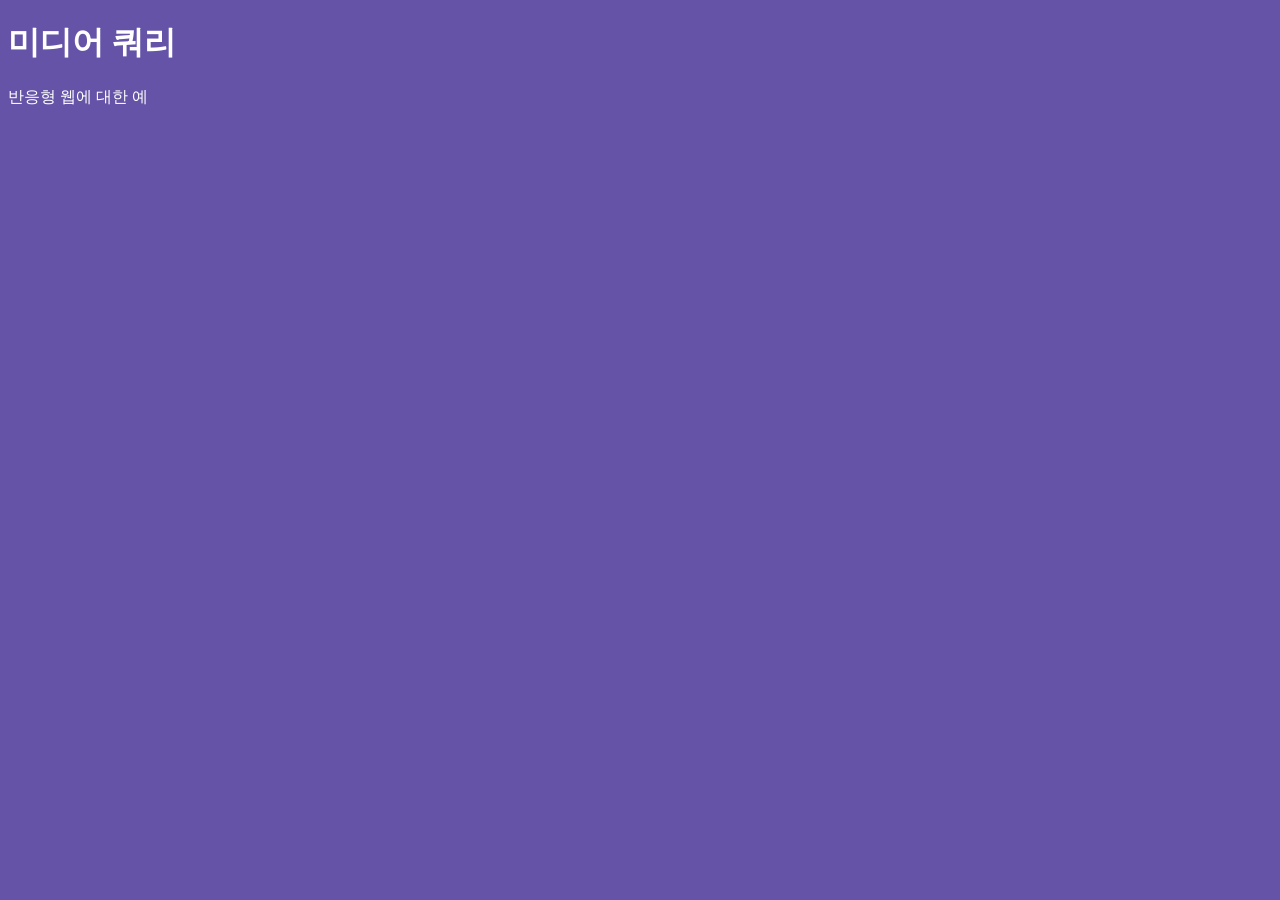
<file: 2주차/2th.html>
<!DOCTYPE html>
<html lang="ko">
<head>
    <meta charset="UTF-8">
    <meta name="viewport" content="width=device-width, initial-scale=1.0">
  
     <title>미디어 쿼리 정의</title>
  <style>
    /* 기본 (중간 너비): 흰 배경 */
    body { background-color: white; color: black; }

    /* (1) 창 너비 400px 이하: 초록 */
    @media screen and (max-width: 400px) {
      body { background-color: #77a83f; color: white; }
    }

    /* (3) 창 너비 700px 이상: 보라 */
    @media screen and (min-width: 700px) {
      body { background-color: #6553a8; color: white; }
    }
  </style>
</head>
<body>
  <h1>미디어 쿼리</h1>
  <p>반응형 웹에 대한 예</p>
</body>
</html>
</file>
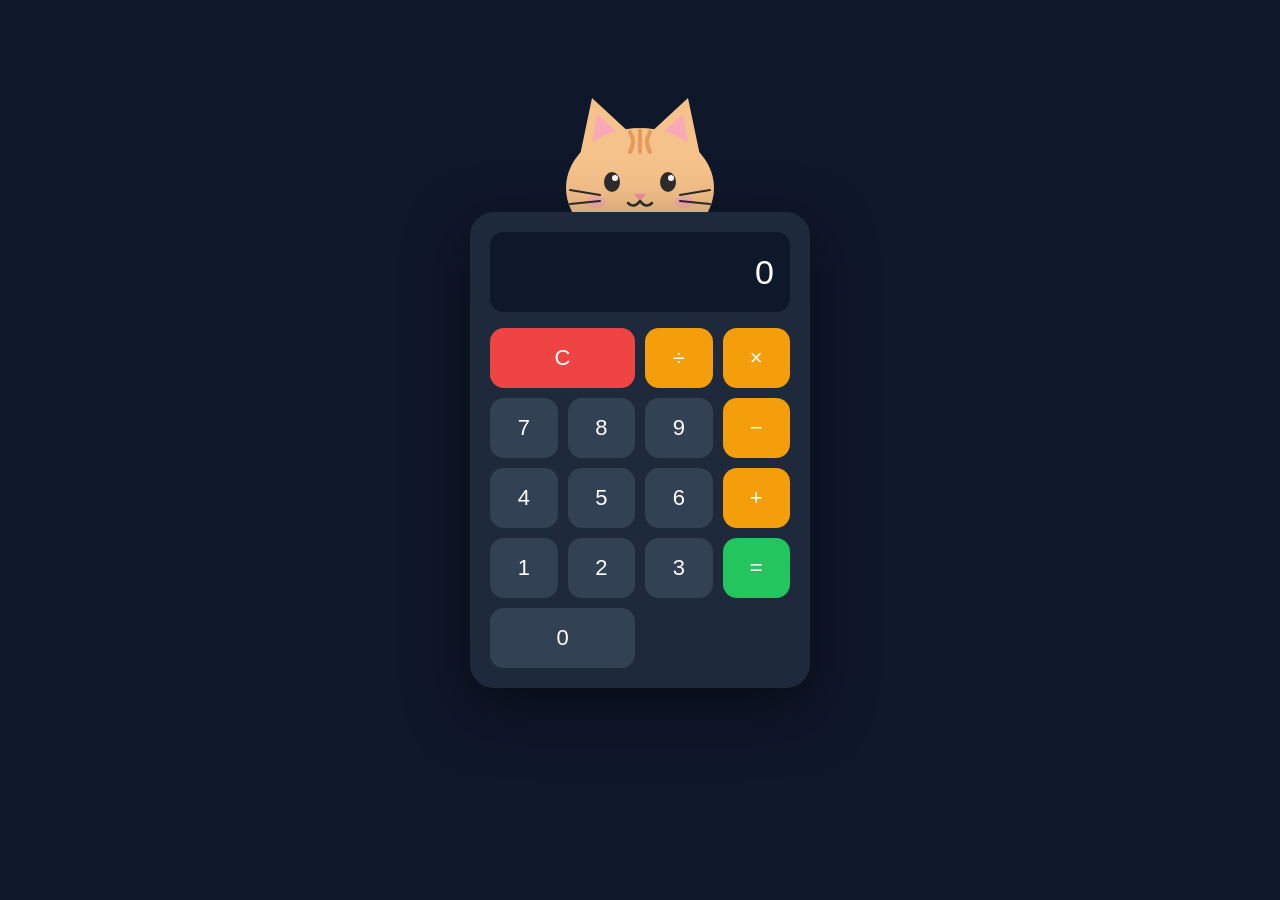
<file: 모바일 통합 구현/min/calculator.html>
<!DOCTYPE html> <!-- HTML5 문서라고 알려줌 -->
<html lang="ko"> <!-- 한국어 문서 시작 -->
<head> <!-- 문서 정보 영역 시작 -->
  <meta charset="UTF-8"> <!-- 한글이 깨지지 않게 글자 인코딩 지정 -->
  <meta name="viewport" content="width=device-width, initial-scale=1.0"> <!-- 휴대폰 화면 크기에 맞춤 -->
  <title>계산기</title> <!-- 브라우저 탭에 보이는 제목 -->
  <link rel="stylesheet" href="css/calculator.css"> <!-- 디자인(CSS) 파일 불러오기 -->
</head> <!-- 문서 정보 영역 끝 -->
<body> <!-- 화면에 보이는 내용 시작 -->
  <div class="calculator"> <!-- 계산기 전체 상자 -->
    <div class="screen" id="screen">0</div> <!-- 입력한 숫자와 결과가 보이는 화면 -->
    <div class="buttons"> <!-- 버튼 모음 -->
      <button class="clear wide" onclick="pressClear()">C</button> <!-- 전부 지우기 -->
      <button class="operator" onclick="pressOperator('/')">÷</button> <!-- 나누기 -->
      <button class="operator" onclick="pressOperator('*')">×</button> <!-- 곱하기 -->
      <button onclick="pressNumber('7')">7</button> <!-- 숫자 7 -->
      <button onclick="pressNumber('8')">8</button> <!-- 숫자 8 -->
      <button onclick="pressNumber('9')">9</button> <!-- 숫자 9 -->
      <button class="operator" onclick="pressOperator('-')">−</button> <!-- 빼기 -->
      <button onclick="pressNumber('4')">4</button> <!-- 숫자 4 -->
      <button onclick="pressNumber('5')">5</button> <!-- 숫자 5 -->
      <button onclick="pressNumber('6')">6</button> <!-- 숫자 6 -->
      <button class="operator" onclick="pressOperator('+')">+</button> <!-- 더하기 -->
      <button onclick="pressNumber('1')">1</button> <!-- 숫자 1 -->
      <button onclick="pressNumber('2')">2</button> <!-- 숫자 2 -->
      <button onclick="pressNumber('3')">3</button> <!-- 숫자 3 -->
      <button class="equals" onclick="pressEquals()">=</button> <!-- 결과 보기 -->
      <button class="wide" onclick="pressNumber('0')">0</button> <!-- 숫자 0 (두 칸) -->
    </div> <!-- 버튼 모음 끝 -->
  </div> <!-- 계산기 끝 -->
  <script src="js/calculator.js"></script> <!-- 기능(JS) 파일 불러오기 -->
</body> <!-- 화면 내용 끝 -->
</html> <!-- 문서 끝 -->
</file>
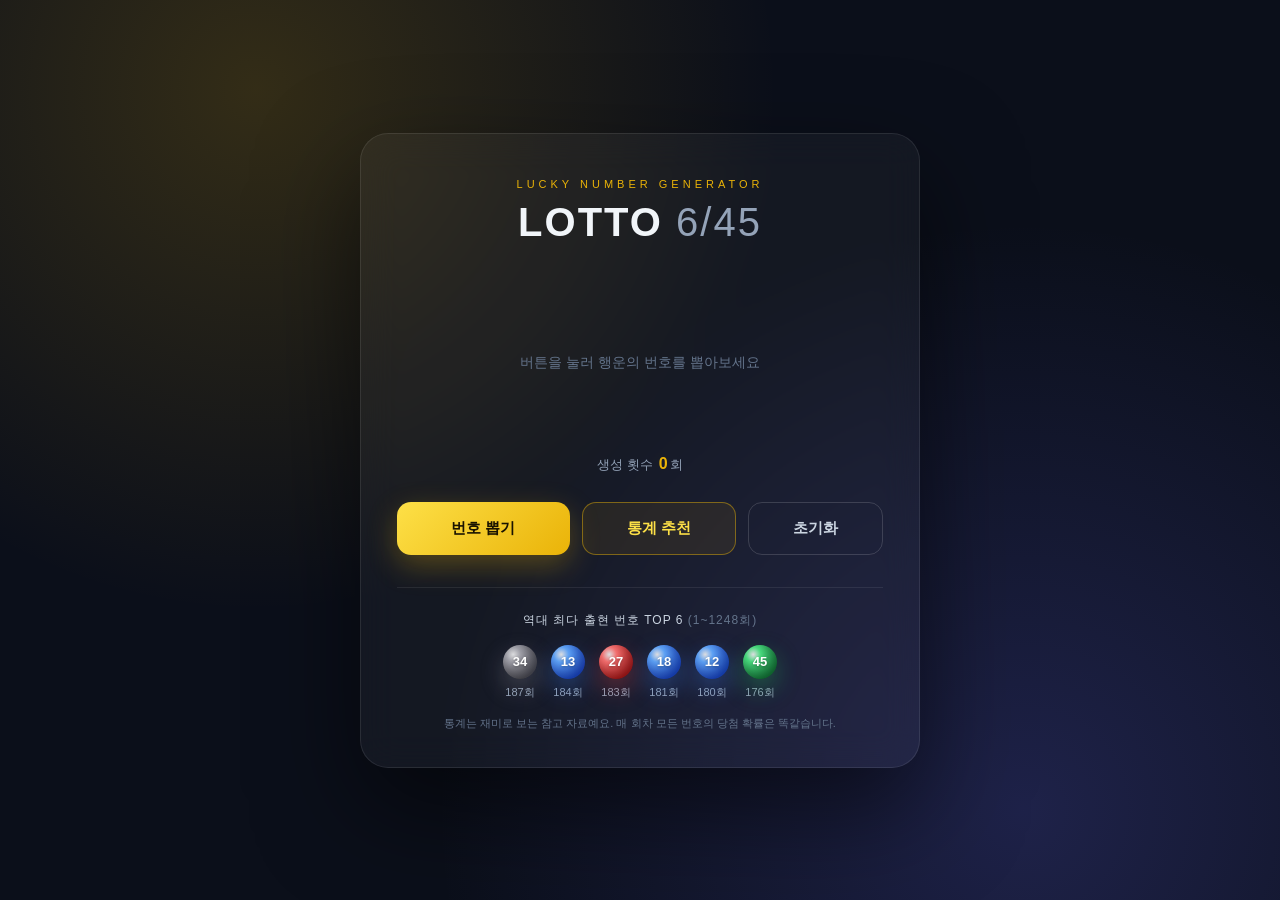
<file: 모바일 통합 구현/min/로또.html>
<!DOCTYPE html>
<html lang="ko">
<head>
  <meta charset="UTF-8">
  <meta name="viewport" content="width=device-width, initial-scale=1.0">
  <title>LOTTO 6/45 · 번호 생성기</title>
  <link rel="stylesheet" href="css/lotto.css">
</head>
<body>
  <main class="card">
    <header>
      <p class="eyebrow">LUCKY NUMBER GENERATOR</p>
      <h1>LOTTO <span>6/45</span></h1>
    </header>

    <!-- 지금 보이는 번호가 어떤 방식으로 뽑혔는지 표시 -->
    <p id="mode" class="mode"></p>

    <!-- 뽑힌 번호 공 6개가 들어가는 영역 (비어 있으면 안내 문구 표시) -->
    <section id="balls" class="balls" aria-live="polite">
      <p class="placeholder">버튼을 눌러 행운의 번호를 뽑아보세요</p>
    </section>

    <!-- 생성 횟수 표시 -->
    <p class="counter">생성 횟수 <strong id="count">0</strong>회</p>

    <div class="actions">
      <button id="drawBtn" class="btn primary">번호 뽑기</button>
      <button id="hotBtn" class="btn gold">통계 추천</button>
      <button id="resetBtn" class="btn ghost">초기화</button>
    </div>

    <!-- 역대 당첨번호 중 가장 많이 나온 번호 TOP 6 -->
    <footer class="stats">
      <p class="stats-title">역대 최다 출현 번호 TOP 6 <span id="statsRange"></span></p>
      <div id="topList" class="top-list"></div>
      <p class="note">통계는 재미로 보는 참고 자료예요. 매 회차 모든 번호의 당첨 확률은 똑같습니다.</p>
    </footer>
  </main>

  <script src="js/lotto.js"></script>
</body>
</html>
</file>
<file: 모바일 통합 구현/min/css/calculator.css>
body { margin: 0; height: 100vh; display: grid; place-items: center; background: #0f172a; font-family: "Segoe UI", "Malgun Gothic", sans-serif; } /* 화면 가운데 정렬 + 어두운 배경 */
.calculator { position: relative; width: 300px; padding: 20px; border-radius: 24px; background: #1e293b; box-shadow: 0 20px 60px rgba(0, 0, 0, .5); } /* 계산기 몸통 (고양이 위치 기준점) */
.calculator::before { content: ""; position: absolute; left: 50%; bottom: 100%; width: 200px; height: 150px; /* 계산기 위쪽 가운데에 고양이 자리 만들기 */
  background: url("../images/cat.svg") no-repeat center / contain; /* 고양이 그림 넣기 */
  transform: translate(-50%, 28px); z-index: -1; } /* 아래로 살짝 내려 계산기 뒤에 숨김 → 얼굴만 빼꼼 */
.screen { height: 80px; margin-bottom: 16px; padding: 0 16px; border-radius: 14px; background: #0f172a; color: #fff; font-size: 34px; display: flex; align-items: center; justify-content: flex-end; overflow: hidden; } /* 숫자가 보이는 화면 (오른쪽 정렬) */
.buttons { display: grid; grid-template-columns: repeat(4, 1fr); gap: 10px; } /* 버튼을 4칸씩 격자로 배치 */
button { height: 60px; border: none; border-radius: 14px; font-size: 22px; color: #fff; background: #334155; cursor: pointer; } /* 숫자 버튼 기본 모양 */
button:active { transform: scale(.95); } /* 누를 때 살짝 작아지는 효과 */
.operator { background: #f59e0b; } /* 사칙연산 버튼은 주황색 */
.clear { background: #ef4444; } /* 초기화 버튼은 빨간색 */
.equals { background: #22c55e; } /* 결과 버튼은 초록색 */
.wide { grid-column: span 2; } /* 두 칸 차지하는 넓은 버튼 */
</file>
<file: 모바일 통합 구현/min/css/lotto.css>
/* ===== 기본 설정 ===== */
* { box-sizing: border-box; margin: 0; }

body {
  min-height: 100vh;
  display: grid;
  place-items: center;
  padding: 24px;
  font-family: "Pretendard", "Segoe UI", "Malgun Gothic", sans-serif;
  color: #f1f5f9;
  background:
    radial-gradient(circle at 20% 10%, rgba(234, 179, 8, .18), transparent 40%),
    radial-gradient(circle at 80% 90%, rgba(99, 102, 241, .22), transparent 45%),
    #0b0f1a;
}

/* ===== 메인 카드 (유리 질감) ===== */
.card {
  width: min(560px, 100%);
  padding: 44px 36px 36px;
  text-align: center;
  border-radius: 28px;
  background: rgba(255, 255, 255, .04);
  border: 1px solid rgba(255, 255, 255, .09);
  backdrop-filter: blur(18px);
  box-shadow: 0 40px 100px rgba(0, 0, 0, .55);
}

.eyebrow {
  font-size: 11px;
  letter-spacing: 4px;
  color: #eab308;
  margin-bottom: 10px;
}

h1 {
  font-size: 40px;
  font-weight: 800;
  letter-spacing: 2px;
}
h1 span {
  font-weight: 300;
  color: #94a3b8;
}

/* ===== 추천 방식 안내 ===== */
.mode {
  min-height: 18px;
  margin-top: 28px;
  font-size: 12px;
  letter-spacing: 1px;
  color: #eab308;
}

/* ===== 공 영역 ===== */
.balls {
  min-height: 120px;
  margin: 12px 0 32px;
  display: flex;
  flex-wrap: wrap;
  justify-content: center;
  align-items: center;
  gap: 12px;
}

.placeholder {
  color: #64748b;
  font-size: 14px;
}

/* 공 하나: 그라데이션으로 입체감 + 순서대로 튀어나오는 애니메이션 */
.ball {
  --size: 62px;
  width: var(--size);
  height: var(--size);
  border-radius: 50%;
  display: grid;
  place-items: center;
  font-size: 22px;
  font-weight: 800;
  color: #fff;
  text-shadow: 0 1px 3px rgba(0, 0, 0, .35);
  background: radial-gradient(circle at 30% 28%, rgba(255, 255, 255, .85), var(--c1) 22%, var(--c2) 75%);
  box-shadow: inset -6px -8px 14px rgba(0, 0, 0, .25), 0 10px 24px var(--glow);
  position: relative;
  opacity: 0;
  animation: pop .55s cubic-bezier(.34, 1.56, .64, 1) forwards;
  animation-delay: calc(var(--i) * 0.12s);
}

/* 통계 추천일 때 공 아래에 역대 출현 횟수 표시 */
.ball[data-freq]::after {
  content: attr(data-freq);
  position: absolute;
  top: calc(100% + 8px);
  font-size: 11px;
  font-weight: 500;
  color: #94a3b8;
  text-shadow: none;
}

/* 하단 TOP 6용 작은 공 */
.ball.small { --size: 34px; font-size: 13px; }

/* 번호 구간별 색상 (실제 로또 공 색 기준) */
.ball.yellow { --c1: #facc15; --c2: #ca8a04; --glow: rgba(234, 179, 8, .35); }
.ball.blue   { --c1: #60a5fa; --c2: #1d4ed8; --glow: rgba(59, 130, 246, .35); }
.ball.red    { --c1: #f87171; --c2: #b91c1c; --glow: rgba(239, 68, 68, .35); }
.ball.gray   { --c1: #a1a1aa; --c2: #52525b; --glow: rgba(161, 161, 170, .3); }
.ball.green  { --c1: #4ade80; --c2: #15803d; --glow: rgba(34, 197, 94, .35); }

@keyframes pop {
  from { opacity: 0; transform: translateY(24px) scale(.4) rotate(-90deg); }
  to   { opacity: 1; transform: none; }
}

/* ===== 생성 횟수 ===== */
.counter {
  font-size: 13px;
  color: #94a3b8;
  margin-bottom: 28px;
}
.counter strong {
  color: #eab308;
  font-size: 16px;
  margin: 0 2px;
}

/* ===== 버튼 ===== */
.actions {
  display: flex;
  gap: 12px;
}

.btn {
  flex: 1;
  padding: 16px;
  font-size: 15px;
  font-weight: 700;
  font-family: inherit;
  border-radius: 14px;
  cursor: pointer;
  transition: transform .15s, box-shadow .2s, background .2s;
}
.btn:active { transform: scale(.97); }
.btn:disabled { opacity: .5; cursor: default; }

.btn.primary {
  flex: 1.4;
  border: none;
  color: #1a1300;
  background: linear-gradient(135deg, #fde047, #eab308);
  box-shadow: 0 10px 30px rgba(234, 179, 8, .3);
}
.btn.primary:hover:not(:disabled) { box-shadow: 0 14px 40px rgba(234, 179, 8, .45); }

.btn.ghost {
  color: #cbd5e1;
  background: transparent;
  border: 1px solid rgba(255, 255, 255, .15);
}
.btn.ghost:hover { background: rgba(255, 255, 255, .06); }

.btn.gold {
  flex: 1.2;
  color: #fde047;
  background: rgba(234, 179, 8, .08);
  border: 1px solid rgba(234, 179, 8, .45);
}
.btn.gold:hover:not(:disabled) { background: rgba(234, 179, 8, .16); }

/* ===== 하단 통계 (TOP 6) ===== */
.stats {
  margin-top: 32px;
  padding-top: 24px;
  border-top: 1px solid rgba(255, 255, 255, .08);
}
.stats-title {
  font-size: 12px;
  letter-spacing: 1px;
  color: #cbd5e1;
  margin-bottom: 16px;
}
.stats-title span { color: #64748b; }

.top-list {
  display: flex;
  justify-content: center;
  gap: 14px;
  margin-bottom: 16px;
}
.mini {
  display: flex;
  flex-direction: column;
  align-items: center;
  gap: 6px;
  font-size: 11px;
  color: #94a3b8;
}

.note {
  font-size: 11px;
  color: #64748b;
}

/* ===== 모바일 ===== */
@media (max-width: 480px) {
  .card { padding: 36px 20px 24px; }
  .actions { flex-wrap: wrap; }
  .btn.primary { flex-basis: 100%; }
  .top-list { gap: 8px; }
  .ball { --size: 46px; font-size: 17px; }
  .balls { gap: 8px; }
}
</file>
